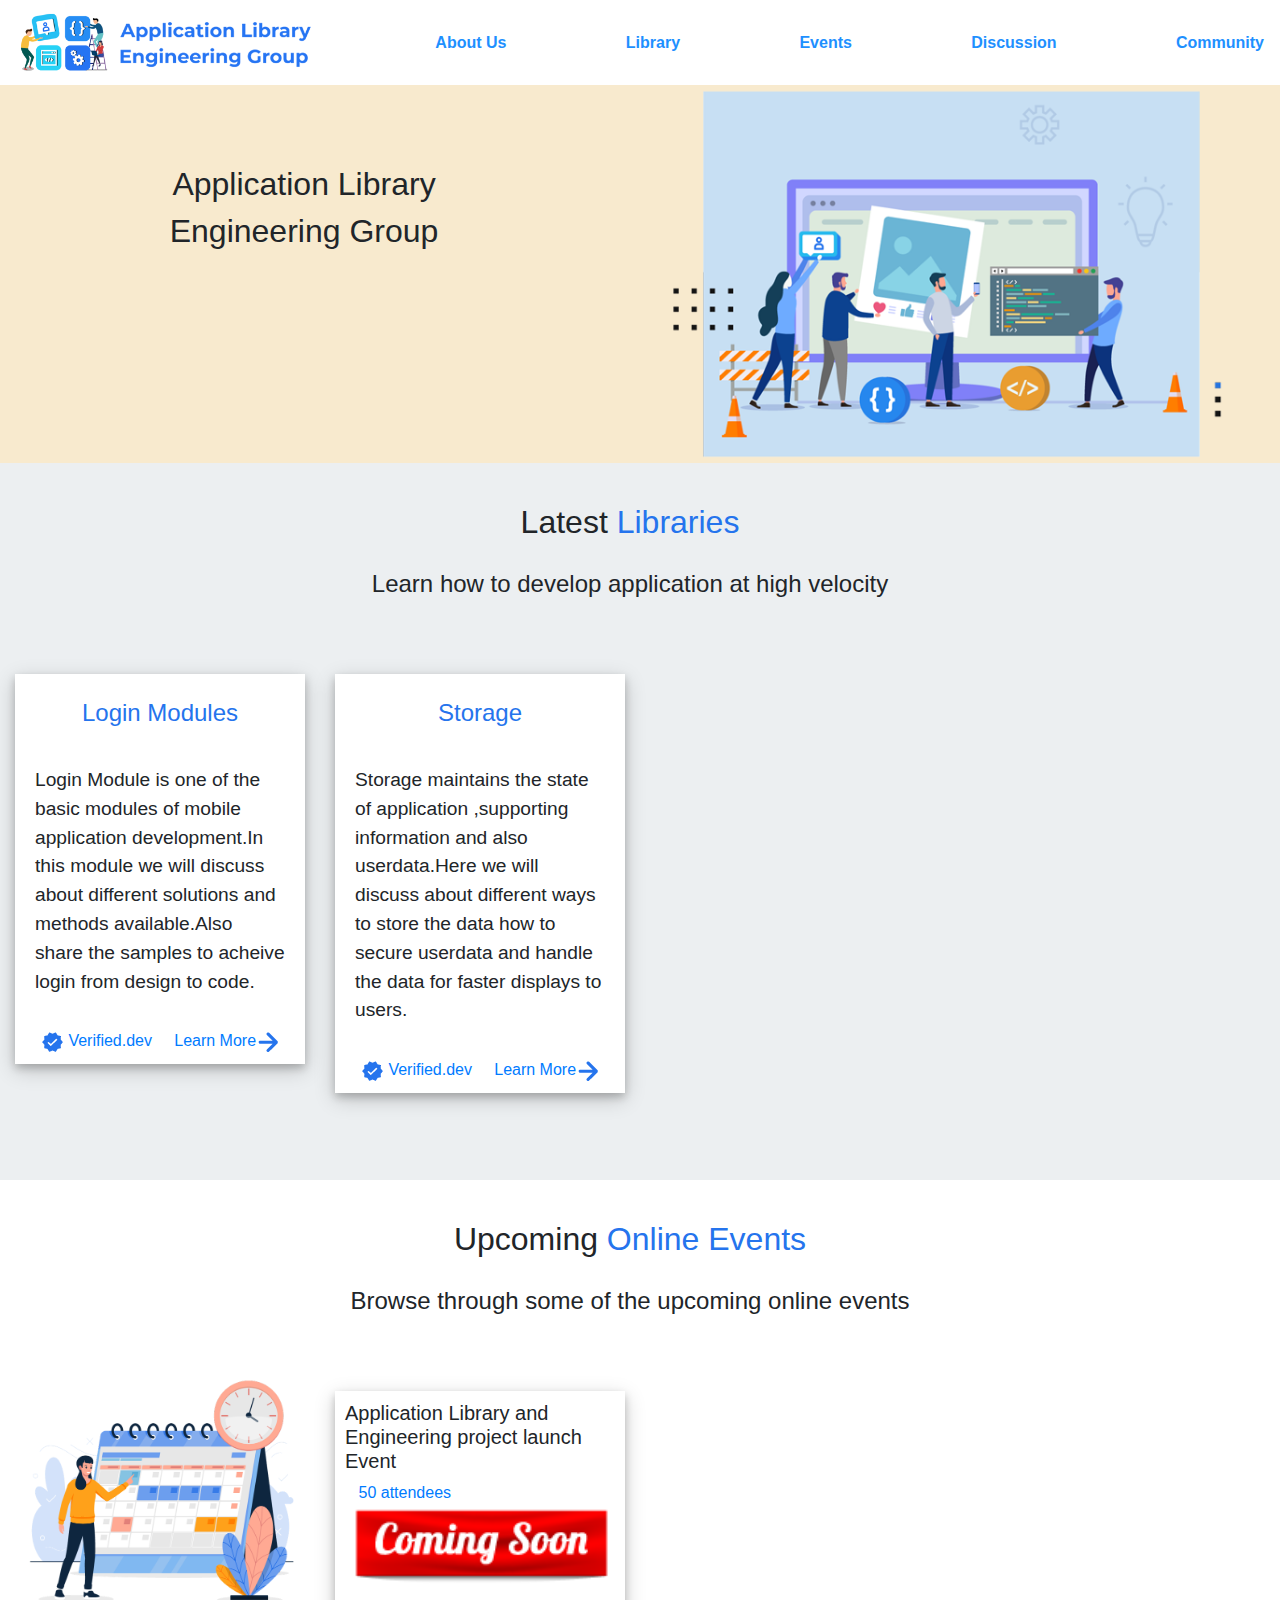
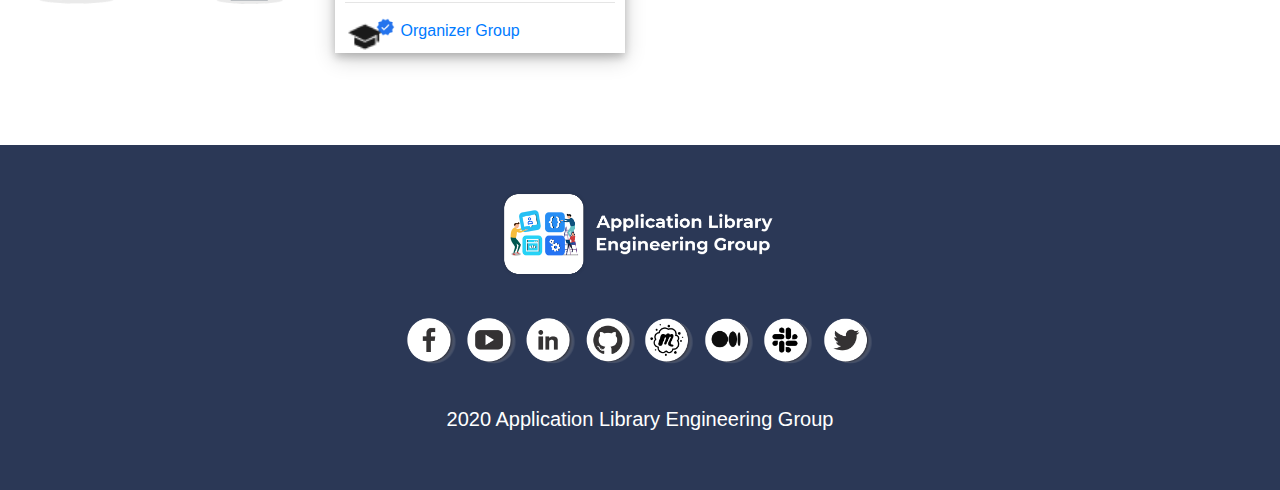
<file: applicationlibrary-main/index.html>
<!DOCTYPE html>
<html lang="en">
<head>
    <meta charset="UTF-8">
    <meta http-equiv="X-UA-Compatible" content="IE=edge">
    <meta name="viewport" content="width=device-width, initial-scale=1.0">
    <link rel="stylesheet" href="https://maxcdn.bootstrapcdn.com/bootstrap/4.5.2/css/bootstrap.min.css">

    <!-- jQuery library -->
    <script src="https://ajax.googleapis.com/ajax/libs/jquery/3.5.1/jquery.min.js"></script>
    
    <!-- Popper JS -->
    <script src="https://cdnjs.cloudflare.com/ajax/libs/popper.js/1.16.0/umd/popper.min.js"></script>
    
    <!-- Latest compiled JavaScript -->
    <script src="https://maxcdn.bootstrapcdn.com/bootstrap/4.5.2/js/bootstrap.min.js"></script>
    <link rel="stylesheet" href="css/index.css">
    <title>Application Library Engineering Group</title>
    <link rel="icon" href="images/logo1.png">
    
</head>
<body>
    <!--navigation bar-->

        <div class="navbar">
            <a href="index.html">
               <img src="images/applib_logo.png" alt="applib image">
            </a>
            <a href="templates/about.html" target="_self">About Us</a>
            <a href="templates/library.html" target="_self" >Library</a>
            <a href="templates/events.html" target="_self">Events</a>
            <a href="templates/discussion.html" target="_self">Discussion</a>
            <a href="templates/community.html" target="_self">Community</a>
        </div>
    
    
    <!--body starts-->
    <section>
        <!--first row-->

        <div class="flex-container">
            <div class="flex-item-left page-color ">
                <h2>Application Library</h2>
                <h2>Engineering Group</h2>
               <!-- <h4>Find Devops Library & Events.</h4>-->
               <form class="form-inline">
                    <!--<div class="input-group">
                        <input type="text" class="form-control" size="50" placeholder="Search library or events">
                    </div>-->
                </form>
                <!--<button class="btn btn-primary">Browse Library</button>
                <button class="btn btn-primary">Browse events</button>-->
            </div>

            <div class="flex-item-righ  page-color">
                <img src="images/home_image.png" alt="" width="100%">
            </div>
        </div>
    </section>
    
    <!--third row starts-->

    <div class="container-fluid lib-container">
        <div class="text-center library-detail">
            <h2>Latest <span class="libraries">Libraries</span></h2>
            <h4>Learn how to develop application at high velocity</h4>
        </div> 
        <div class="row online-event-details">
            <div class="col-sm-3">
                <div class="panel panel-default text-center">
                    <div class="panel-heading panel-color">
                        <h4>Login Modules</h4>
                    </div>
                    <div class="panel-body panel-color">
                        <p>Login Module is one of the basic modules of mobile application development.In this module we will discuss about different solutions and methods available.Also share the samples to acheive login from design to code.</p>
                        <img src="images/verified.png">
                        <a href="#" class="btn_1">Verified.dev</a>&nbsp;&nbsp;&nbsp;&nbsp;
                        <a href="#" target="_blank" class="btn_1" id="icon">Learn More</a>
                    </div>
                </div>
            </div>
            <div class="col-sm-3">
                <div class="panel panel-default text-center">
                    <div class="panel-heading panel-color">
                        <h4>Storage</h4>
                    </div>
                    <div class="panel-body panel-color">
                        <p>Storage maintains the state of application ,supporting information and also userdata.Here we will discuss about different ways to store the data how to secure userdata and handle the data for faster displays to users.</p>
                        <img src="images/verified.png">
                        <a href="#" class="btn_1">Verified.dev</a>&nbsp;&nbsp;&nbsp;&nbsp;
                        <a href="#" target="_blank" class="btn_1" id="icon">Learn More</a>
                    </div>
                </div>
            </div>
           <!-- <div class="col-sm-3">
                <div class="panel panel-default text-center">
                    <div class="panel-heading panel-color">
                        <h4>Title Head</h4>
                    </div>
                    <div class="panel-body panel-color">
                        <p>The state of application ,supporting information and also userdata.Here we will discuss about different ways to store the data how to secure userdata and handle the data for faster displays to users.</p>
                        <img src="/images/verified.png">
                        <a href="#" class="btn_1">Verified.dev</a>&nbsp;&nbsp;&nbsp;&nbsp;
                        <a href="#" target="_blank" class="btn_1" id="icon">Learn More</a>
                    </div>
                </div>
            </div>
            <div class="col-sm-3">
                <div class="panel panel-default text-center">
                    <div class="panel-heading panel-color">
                        <h4>Title Head</h4>
                    </div>
                    <div class="panel-body panel-color">
                        <p> Maintains the state of application ,supporting information and also userdata.Here we will discuss about different ways to store the data how to secure userdata and handle the data for faster displays to users.</p>
                        <img src="/images/verified.png">
                        <a href="#" class="btn_1">Verified.dev</a>&nbsp;&nbsp;&nbsp;&nbsp;
                        <a href="#" target="_blank" class="btn_1" id="icon">Learn More</a>
                    </div>
                </div>
            </div>-->
        </div>
    </div>
    <div class="container-fluid lib-events">
        <div class="text-center library-detail">
            <h2>Upcoming <span class="libraries">Online Events</span></h2>
            <h4>Browse through some of the upcoming online events</h4>
        </div> 
        <div class="row online-event-details">
            <div class="col-sm-3 online-events">
               <img src="images/online-events.png" alt="online">
            </div>
            <div class="col-sm-3">
                <div class="Library_column">
                    <div class="Librarycard">
                        <div class="Librarycard_1">
                            <h5 class="LaunchHeading">Application Library and Engineering project launch Event</h5>

                        </div>
                        <div class="EventsLink">
                            <a href="#" class="btn_2 Eventbtn" style="margin-left: 5%;">50 attendees</a><br>
                            <a href="#" class="btn_2" style="color: black;"><img src="images/coming_soon.png" alt="verified" width="100%"></a>

                        </div>
                        <hr style="margin-top:5%">  
                        <div class="verify" style="position: relative;" >
                            <img id="image1" style="position: relative;left: 30px;width: 20px;top: -5px;" src="images/verified.png" alt="verified">
                            <img id="image2" style="position: absolute;left: 2px;width: 35px;" src="images/university.png" alt="university">&nbsp;&nbsp;&nbsp;&nbsp;&nbsp;&nbsp;
                            <a href="#" class="btn_1"> Organizer Group</a>&nbsp;&nbsp;&nbsp;
                        </div>                 
                    </div>
                </div>
            </div>
            <div class="col-sm-3">
                
            </div>
        </div>
        </div> 


    <footer class="footer">
        <div class="login_1">
            <ul class="footer_img">
                <li><img src="images/footer/logo_white-02.png" alt="logo" width="300px;"></li>
            </ul>
        </div>
        <div class="footer_socialicons">
            <ul>
                <li><a href="https://www.facebook.com/Application-Libarary-Engineering-Group-101182928663338" target="_blank"><img src="images/footer/fb_icon.png"></a></li>
                <li><a href="https://www.youtube.com/channel/UCbHrg3UTvtODxF-mEQMpfFQ" target="_blank"><img src="images/footer/youtube_icon.png"></a></li>
                <li><a href="https://www.linkedin.com/groups/9012715/" target="_blank"><img src="images/footer/linkedin_icon.png"></a></li>
                <li><a href="https://github.com/applibgroup" target="_blank"><img src="images/footer/github_icon.png"></a></li>
                <li><a href="https://www.meetup.com/application-library-engineering-group/" target="_blank"><img src="images/footer/meetup.png"></a></li>
                <li><a href="https://www.medium.com/@applibgroup" target="_blank"><img src="images/footer/medium.png"></a></li>
                <li><a href="https://applibgroup.slack.com" target="_blank"><img src="images/footer/slack_icon.png"></a></li>
                <li><a href="https://twitter.com/applibgroup" target="_blank"><img src="images/footer/twitter.png"></a></li>
            </ul>

        </div>
        <p>2020 Application Library Engineering Group</p>
    </footer>

  </body>
</html>
</file>
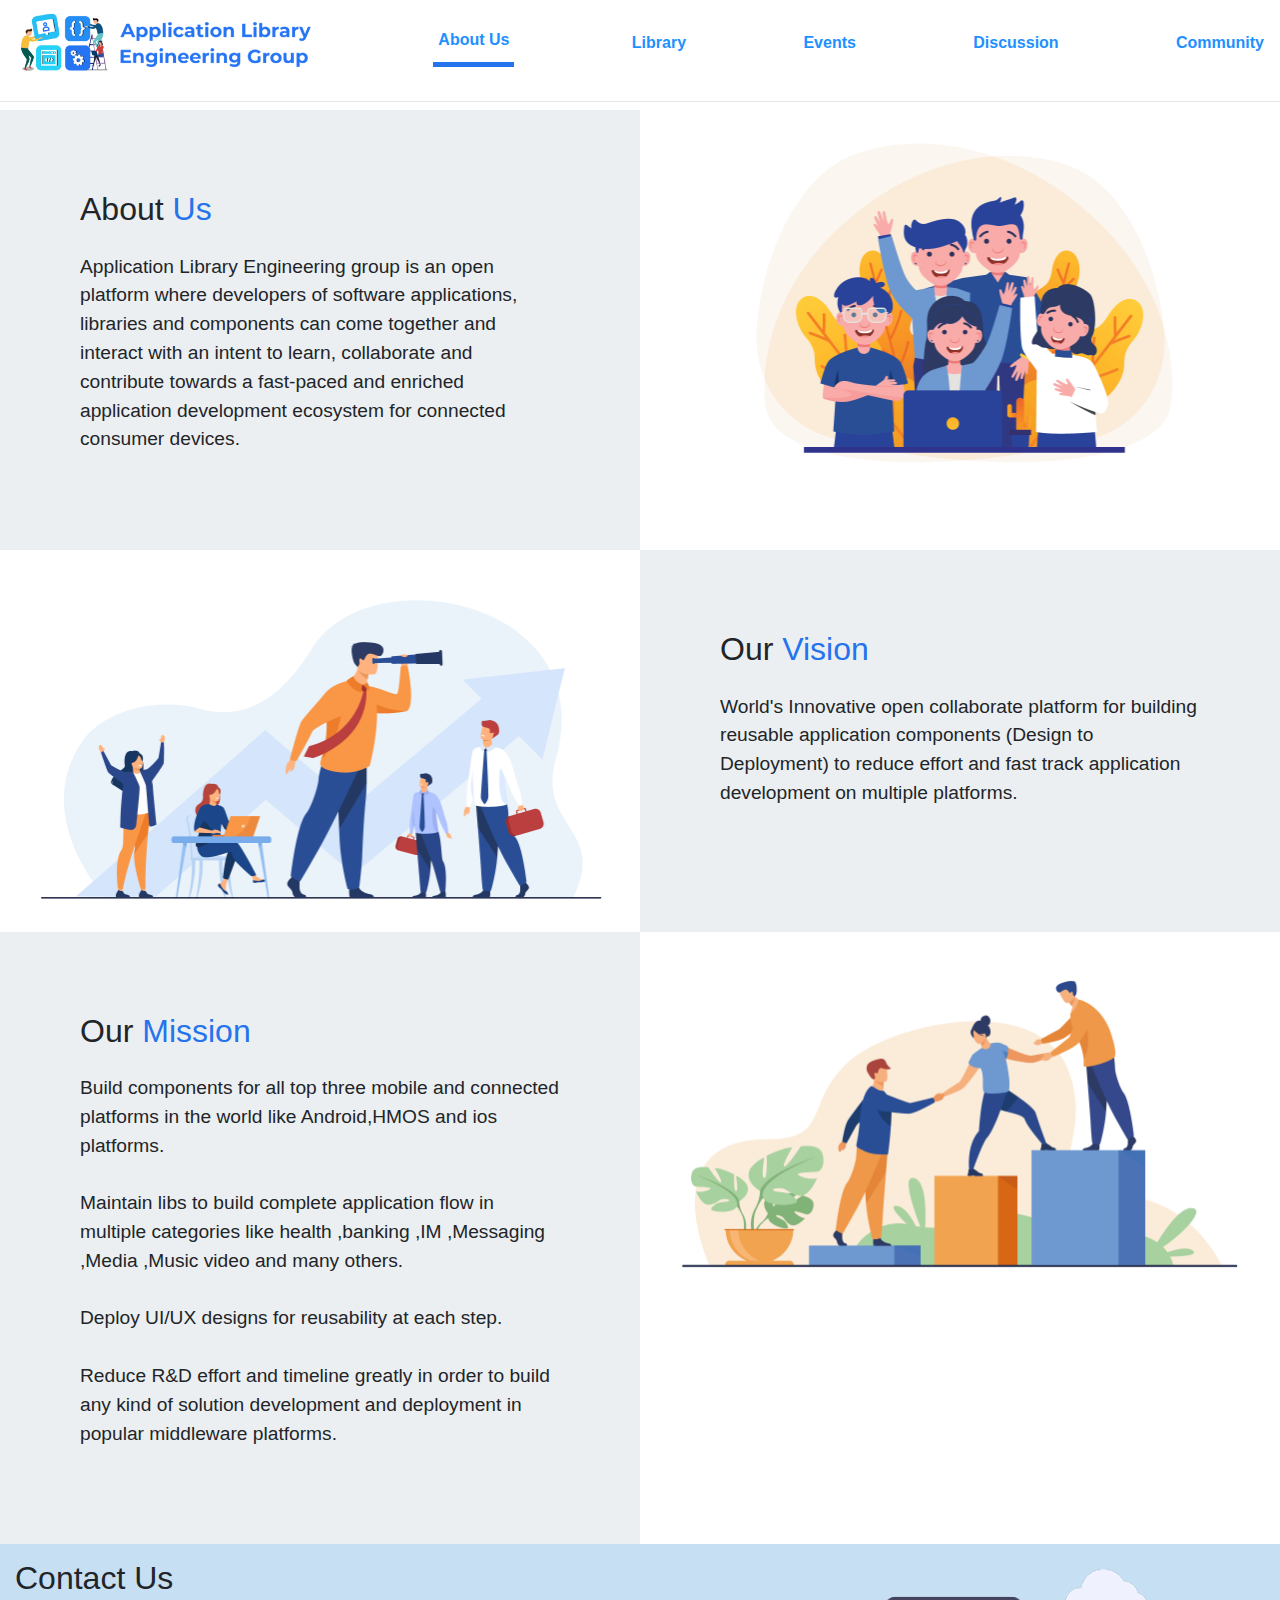
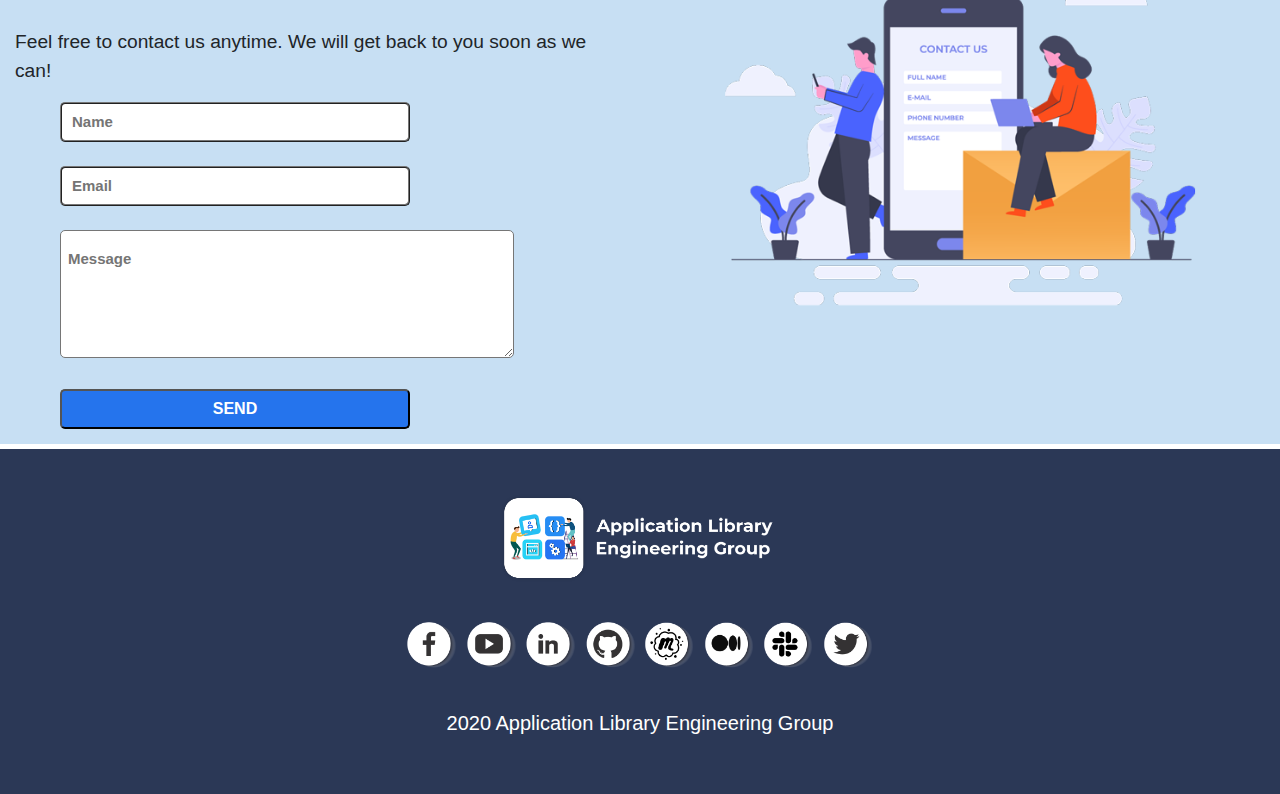
<file: applicationlibrary-main/templates/about.html>
<!DOCTYPE html>
<html lang="en">
<head>
    <meta charset="UTF-8">
    <meta http-equiv="X-UA-Compatible" content="IE=edge">
    <meta name="viewport" content="width=device-width, initial-scale=1.0">
    <link rel="stylesheet" href="https://maxcdn.bootstrapcdn.com/bootstrap/4.5.2/css/bootstrap.min.css">

    <!-- jQuery library -->
    <script src="https://ajax.googleapis.com/ajax/libs/jquery/3.5.1/jquery.min.js"></script>
    
    <!-- Popper JS -->
    <script src="https://cdnjs.cloudflare.com/ajax/libs/popper.js/1.16.0/umd/popper.min.js"></script>
    
    <!-- Latest compiled JavaScript -->
    <script src="https://maxcdn.bootstrapcdn.com/bootstrap/4.5.2/js/bootstrap.min.js"></script>
    <link rel="stylesheet" href=".././css/about.css">
    <title>Application Library Engineering Group</title>
    <link rel="icon" href=".././images/logo1.png">
    
</head>
<body>
     <!--navigation bar-->
    
     <div class="navbar">
        <a href=".././index.html">
           <img src=".././images/applib_logo.png" alt="applib image">
        </a>
	<a href=".././templates/about.html" target="_self" class="active">About Us</a>
        <a href=".././templates/library.html" target="_self">Library</a>
        <a href=".././templates/events.html" target="_self">Events</a>
        <a href=".././templates/discussion.html" target="_self">Discussion</a>
        <a href=".././templates/community.html" target="_self">Community</a>
        
    </div>
    
    <section>
        <hr>
        <!--first row-->

        <div class="flex-container">
            <div class="flex-item-left">
                <h2>About <span class="aboutus-color"> Us</span></h2>
                <p>Application Library Engineering group is an open platform where developers of software applications, libraries and components can come together and interact with an intent to learn, collaborate and contribute towards a fast-paced and enriched application development ecosystem for connected consumer devices.</p>
            </div>

            <div class="flex-item-right">
                <img src=".././images/aboutus.png" alt="" width="100%">
            </div>
        </div>

        <!--second row-->

        <div class="flex-container">
            <div class="flex-item-right">
                <img src=".././images/vision.png" alt="" width="100%">
            </div>

            <div class="flex-item-left">
                <h2>Our <span class="aboutus-color">Vision</span></h2>
                <p>World's Innovative open collaborate platform for building reusable application components (Design to Deployment) to reduce effort and fast track application development on multiple platforms.</p>
            </div>
            
        </div>

        <!--third row-->

        <div class="flex-container">
            <div class="flex-item-left">
                <h2>Our <span class="aboutus-color">Mission</span></h2>
                <p>Build components for all top three mobile and connected platforms in the world like Android,HMOS and ios platforms.<br></br>Maintain libs to build complete application flow in multiple categories like health ,banking ,IM ,Messaging ,Media ,Music video and many others.<br></br>Deploy UI/UX designs for reusability at each step.<br></br>Reduce R&D effort and timeline greatly in order to build any kind of solution development and deployment in popular middleware platforms.</p>
            </div>
            <div class="flex-item-right">
                 <img src=".././images/Mission.png" alt="mission" width="100%">
            </div>
        </div>

        <!--form section-->

        <div class="flex-container">
            <div class="flex-item-left page-color">
                <h2>Contact Us</h2>
                <p>Feel free to contact us anytime. We will get back to you soon as we can!</p>

                <!--CONTACT US FORM-->
                <section class="contact">
                    <div class="search">
                        <form>
                            <input type="text" size="50" name="name" placeholder="Name" class="input"><br></br>
                            <input type="text" size="50" name="name" placeholder="Email" class="input"><br></br>
                            <textarea type="text" name="message" size="50" cols="46" rows="4" placeholder="Message"></textarea><br></br>
                            <button onclick="document.getElementById('input').value=''">SEND</button>
                            
                        </form>
                    </div>
                </section>
            </div>
            <div class="flex-item-right page-color">
                 <img src=".././images/contact-us.png" alt="mission" width="100%">
            </div>
        </div>
        
    </section>
    
    <!--footer-->

    <footer class="footer">
        <div class="login_1">
            <ul class="footer_img">
                <li><img src=".././images/footer/logo_white-02.png" alt="logo" width="300px;"></li>
            </ul>
        </div>
        <div class="footer_socialicons">
            <ul>
                <li><a href="https://www.facebook.com/Application-Libarary-Engineering-Group-101182928663338" target="_blank"><img src=".././images/footer/fb_icon.png"></a></li>
                <li><a href="https://www.youtube.com/channel/UCbHrg3UTvtODxF-mEQMpfFQ" target="_blank"><img src=".././images/footer/youtube_icon.png"></a></li>
                <li><a href="https://www.linkedin.com/groups/9012715/" target="_blank"><img src=".././images/footer/linkedin_icon.png"></a></li>
                <li><a href="https://github.com/applibgroup" target="_blank"><img src=".././images/footer/github_icon.png"></a></li>
                <li><a href="https://www.meetup.com/application-library-engineering-group/" target="_blank"><img src=".././images/footer/meetup.png"></a></li>
                <li><a href="https://www.medium.com/@applibgroup" target="_blank"><img src=".././images/footer/medium.png"></a></li>
                <li><a href="https://applibgroup.slack.com" target="_blank"><img src=".././images/footer/slack_icon.png"></a></li>
                <li><a href="https://twitter.com/applibgroup" target="_blank"><img src=".././images/footer/twitter.png"></a></li>
            </ul>

        </div>
        <p>2020 Application Library Engineering Group</p>
    </footer>
       
   
</body>
</html>
</file>
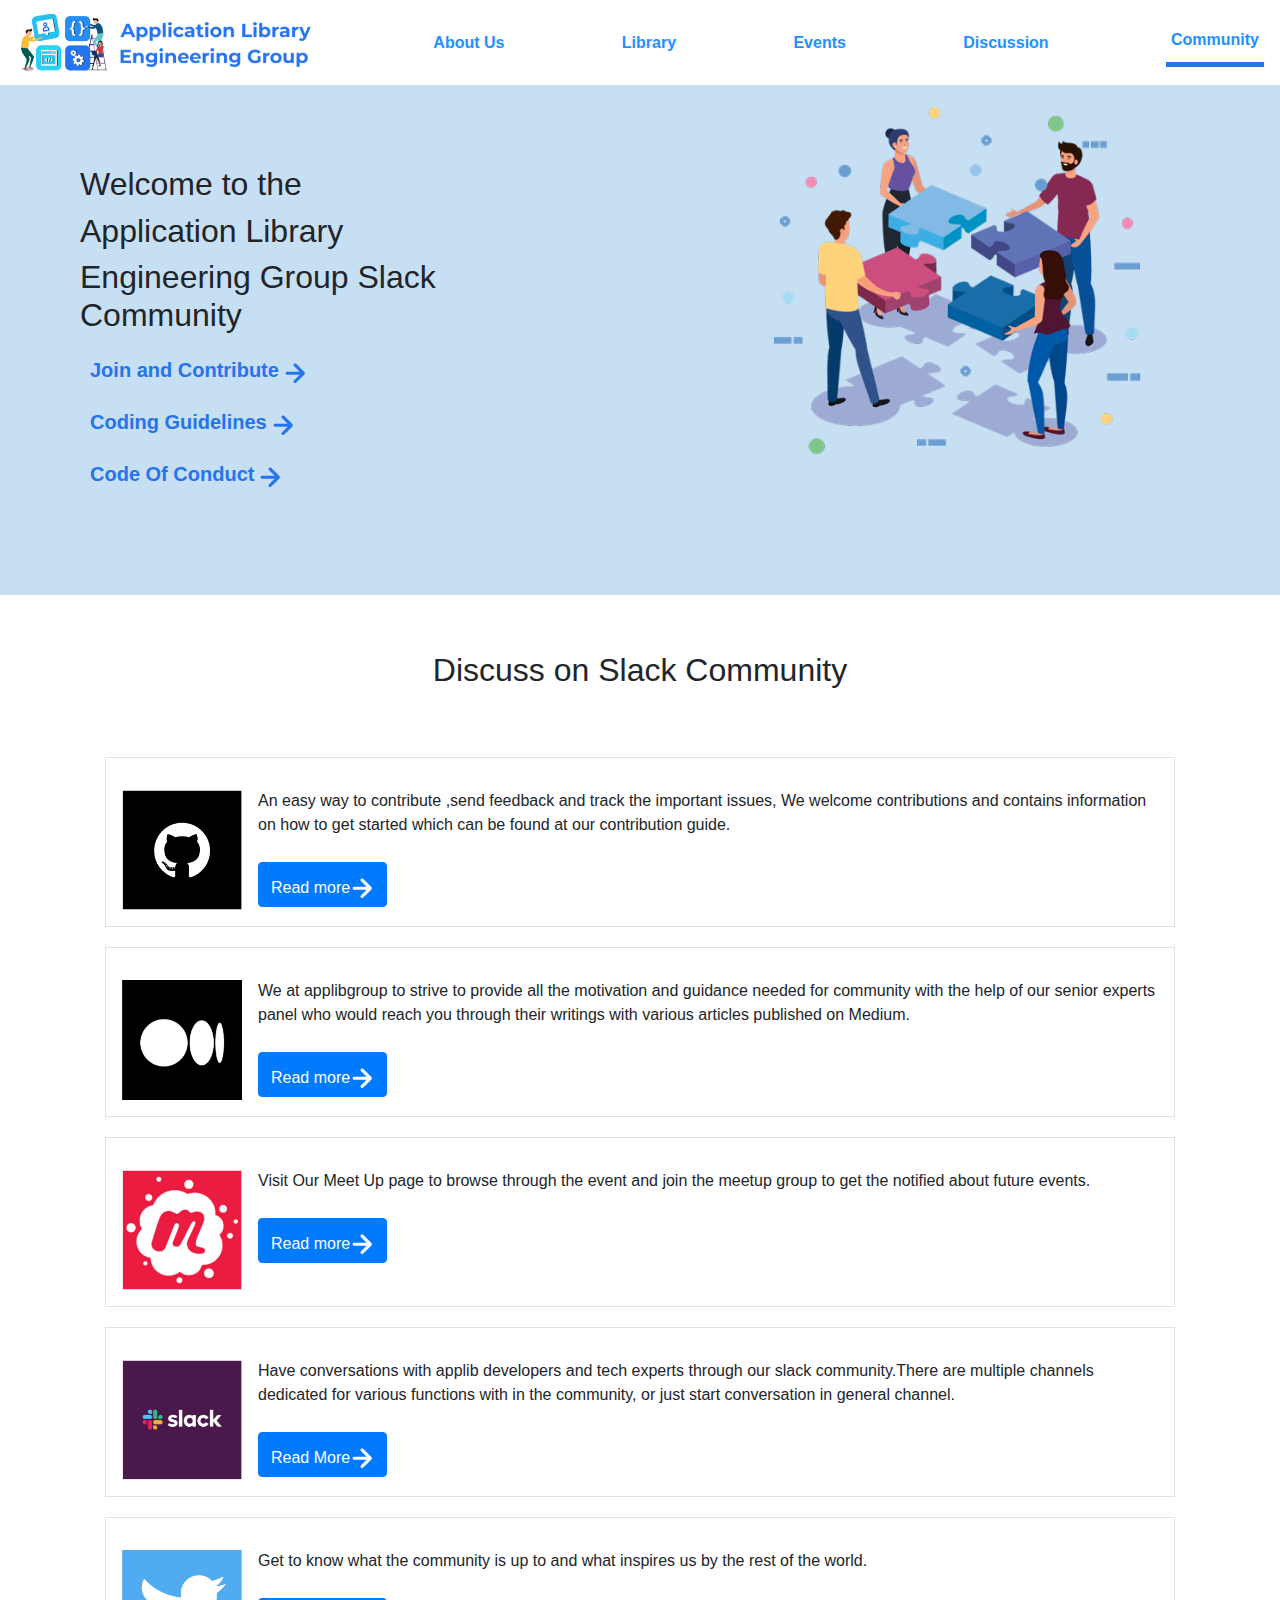
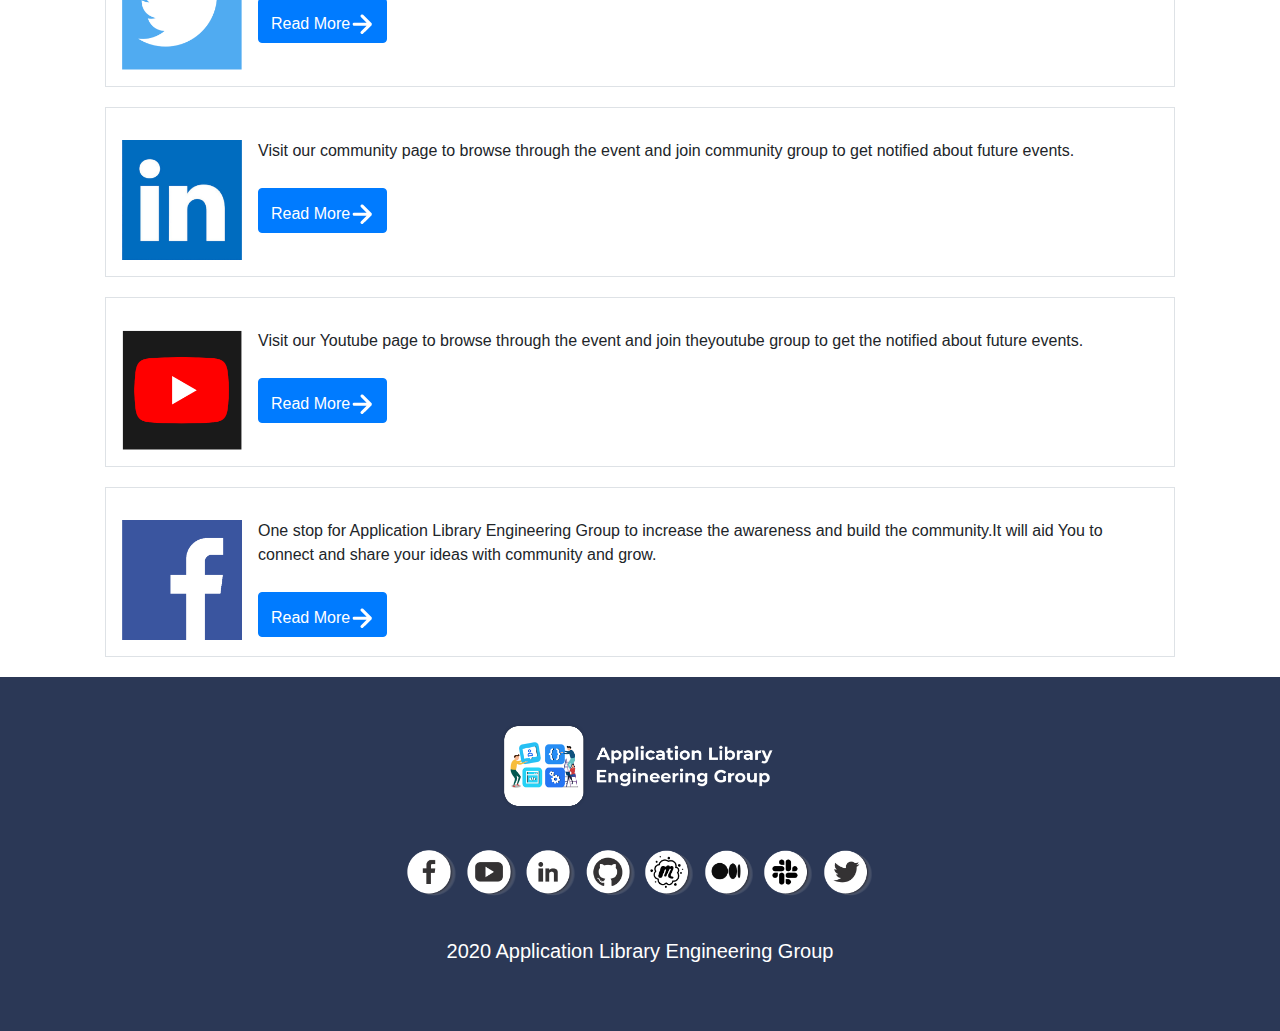
<file: applicationlibrary-main/templates/community.html>
<!DOCTYPE html>
<html lang="en">
<head>
    <meta charset="UTF-8">
    <meta http-equiv="X-UA-Compatible" content="IE=edge">
    <meta name="viewport" content="width=device-width, initial-scale=1.0">
    <link rel="stylesheet" href="https://maxcdn.bootstrapcdn.com/bootstrap/4.5.2/css/bootstrap.min.css">

    <!-- jQuery library -->
    <script src="https://ajax.googleapis.com/ajax/libs/jquery/3.5.1/jquery.min.js"></script>
    
    <!-- Popper JS -->
    <script src="https://cdnjs.cloudflare.com/ajax/libs/popper.js/1.16.0/umd/popper.min.js"></script>
    
    <!-- Latest compiled JavaScript -->
    <script src="https://maxcdn.bootstrapcdn.com/bootstrap/4.5.2/js/bootstrap.min.js"></script>
    <link rel="stylesheet" href=".././css/community.css">
    <title>Application Library Engineering Group</title>
    <link rel="icon" href=".././images/logo1.png">
    
</head>
<body>
     <!--navigation bar-->
    
     <div class="navbar">
        <a href=".././index.html">
           <img src=".././images/applib_logo.png" alt="applib image">
        </a>
	<a href=".././templates/about.html" target="_self" class="onselect">About Us</a>
        <a href=".././templates/library.html" target="_self" class="onselect">Library</a>
        <a href=".././templates/events.html" target="_self" class="onselect">Events</a>
        <a href=".././templates/discussion.html" target="_self" class="onselect">Discussion</a>
        <a href=".././templates/community.html" target="_self"  class="active">Community</a>
        
    </div>
    
    <section>

        <!--first row-->

        <div class="flex-container">
            <div class="flex-item-left page-color">
                <h2>Welcome to the </h2>
                <h2>Application Library</h2>
                <h2>Engineering Group Slack Community</h2>

                <div class="list">
                    <ul class="list_1">
                        <li><a href=".././Pdf/joining_contribution_guidelines.pdf" target="_blank">Join and Contribute</a></li>
                        <li><a href=".././Pdf/coding_guidelines.pdf" target="_blank">Coding Guidelines</a></li>
                        <li><a href=".././Pdf/non_technical_code.pdf" target="_blank">Code Of Conduct</a></li>
                    </ul>
                </div>
            </div>

            <div class="flex-item-right page-color">
                <img src=".././images/community_vector.png" alt="events" width="100%">
            </div>
        </div>

       <!-- second row-->

        <div class="container mt-3">
            <div class="wrapper text-center">
                <h2>Discuss on Slack Community</h2>
            </div>   
            <div class="media border p-3">
                <img src=".././images/community/github.png" alt="github image" class="mr-3 mt-3" style="width: 120px;">
                <div class="media-body">
                    <p>An easy way to contribute ,send feedback and track the important issues, We welcome contributions and contains information on how to get started which can be found at our contribution guide.</p>
                    <a href="https://applibgroup.github.io" target="_blank"><button class="btn btn-primary">Read more</button></a>
                </div>
            </div>
            <div class="media border p-3">
                <img src=".././images/community/medium.png" alt="medium image" class="mr-3 mt-3" style="width: 120px;">
                <div class="media-body">
                    <p>We at applibgroup to strive to provide all the motivation and guidance needed for community with the help of our senior experts panel who would reach you through their writings with various articles published on Medium.</p>
                    <a href="https://www.medium.com/@applibgroup" target="_blank"><button class="btn btn-primary">Read more</button></a>
                </div>
            </div>
            <div class="media border p-3">
                <img src=".././images/community/meetup.png" alt="meetup image" class="mr-3 mt-3" style="width: 120px;">
                <div class="media-body">
                    <p>Visit Our Meet Up page to browse through the event and join the meetup group to get the notified about future events.</p>
                    <a href="https://www.meetup.com/application-library-engineering-group/" target="_blank"><button class="btn btn-primary">Read more</button></a>
                </div>
            </div>
            <div class="media border p-3">
                <img src=".././images/community/slack.png" alt="slack image" class="mr-3 mt-3" style="width: 120px;">
                <div class="media-body">
                    <p>Have conversations with applib developers and tech experts through our slack community.There are multiple channels dedicated for various functions with in the community, or just start conversation in general channel.  </p>
                    <a href="https://applibgroup.slack.com" target="_blank">  <button class="btn btn-primary">Read More</button></a>
                </div>
            </div>
            <div class="media border p-3">
                <img src=".././images/community/twitter.png" alt="twitter image" class="mr-3 mt-3" style="width: 120px;">
                <div class="media-body">
                    <p>Get to know what the community is up to and what inspires us by the rest of the world.</p>
                    <a href="https://twitter.com/applibgroup" target="_blank"> <button class="btn btn-primary">Read More</button></a>
                </div>
            </div>
            <div class="media border p-3">
                <img src=".././images/community/linkedin.png" alt="linkedin image" class="mr-3 mt-3" style="width: 120px;">
                <div class="media-body">
                    <p>Visit our community page to browse through the event and join community group to get notified about future events.</p> 
                   <a href="https://www.linkedin.com/groups/9012715/" target="_blank"> <button class="btn btn-primary">Read More</button></a>
                </div>
            </div>
            <div class="media border p-3">
                <img src=".././images/community/youtube.png" alt="linkedin image" class="mr-3 mt-3" style="width: 120px;">
                <div class="media-body">
                    <p>Visit our Youtube page  to browse through the event and join theyoutube group to get the notified about future events.</p>
                    <a href="https://www.youtube.com/channel/UCbHrg3UTvtODxF-mEQMpfFQ" target="_blank" > <button class="btn btn-primary">Read More</button></a>
                </div>
            </div>
            <div class="media border p-3">
                <img src=".././images/community/facebook.png" alt="linkedin image" class="mr-3 mt-3" style="width: 120px;">
                <div class="media-body">
                    <p>One stop for Application Library Engineering Group to increase the awareness and build the community.It will aid You to connect and share your ideas with community and grow.</p>
                    <a href="https://www.facebook.com/Application-Libarary-Engineering-Group-101182928663338" target="_blank"><button class="btn btn-primary">Read More</button></a>
                </div>
            </div>
        </div>
    </section>
    <footer class="footer">
        <div class="login_1">
            <ul class="footer_img">
                <li><img src=".././images/footer/logo_white-02.png" alt="logo" width="300px;"></li>
            </ul>
        </div>
        <div class="footer_socialicons">
            <ul>
                <li><a href="https://www.facebook.com/Application-Libarary-Engineering-Group-101182928663338" target="_blank"><img src=".././images/footer/fb_icon.png"></a></li>
                <li><a href="https://www.youtube.com/channel/UCbHrg3UTvtODxF-mEQMpfFQ" target="_blank"><img src=".././images/footer/youtube_icon.png"></a></li>
                <li><a href="https://www.linkedin.com/groups/9012715/" target="_blank"><img src=".././images/footer/linkedin_icon.png"></a></li>
                <li><a href="https://github.com/applibgroup" target="_blank"><img src=".././images/footer/github_icon.png"></a></li>
                <li><a href="https://www.meetup.com/application-library-engineering-group/" target="_blank"><img src=".././images/footer/meetup.png"></a></li>
                <li><a href="https://www.medium.com/@applibgroup" target="_blank"><img src=".././images/footer/medium.png"></a></li>
                <li><a href="https://applibgroup.slack.com" target="_blank"><img src=".././images/footer/slack_icon.png"></a></li>
                <li><a href="https://twitter.com/applibgroup" target="_blank"><img src=".././images/footer/twitter.png"></a></li>
            </ul>

        </div>
        <p>2020 Application Library Engineering Group</p>
    </footer>

</body>
</html>
</file>
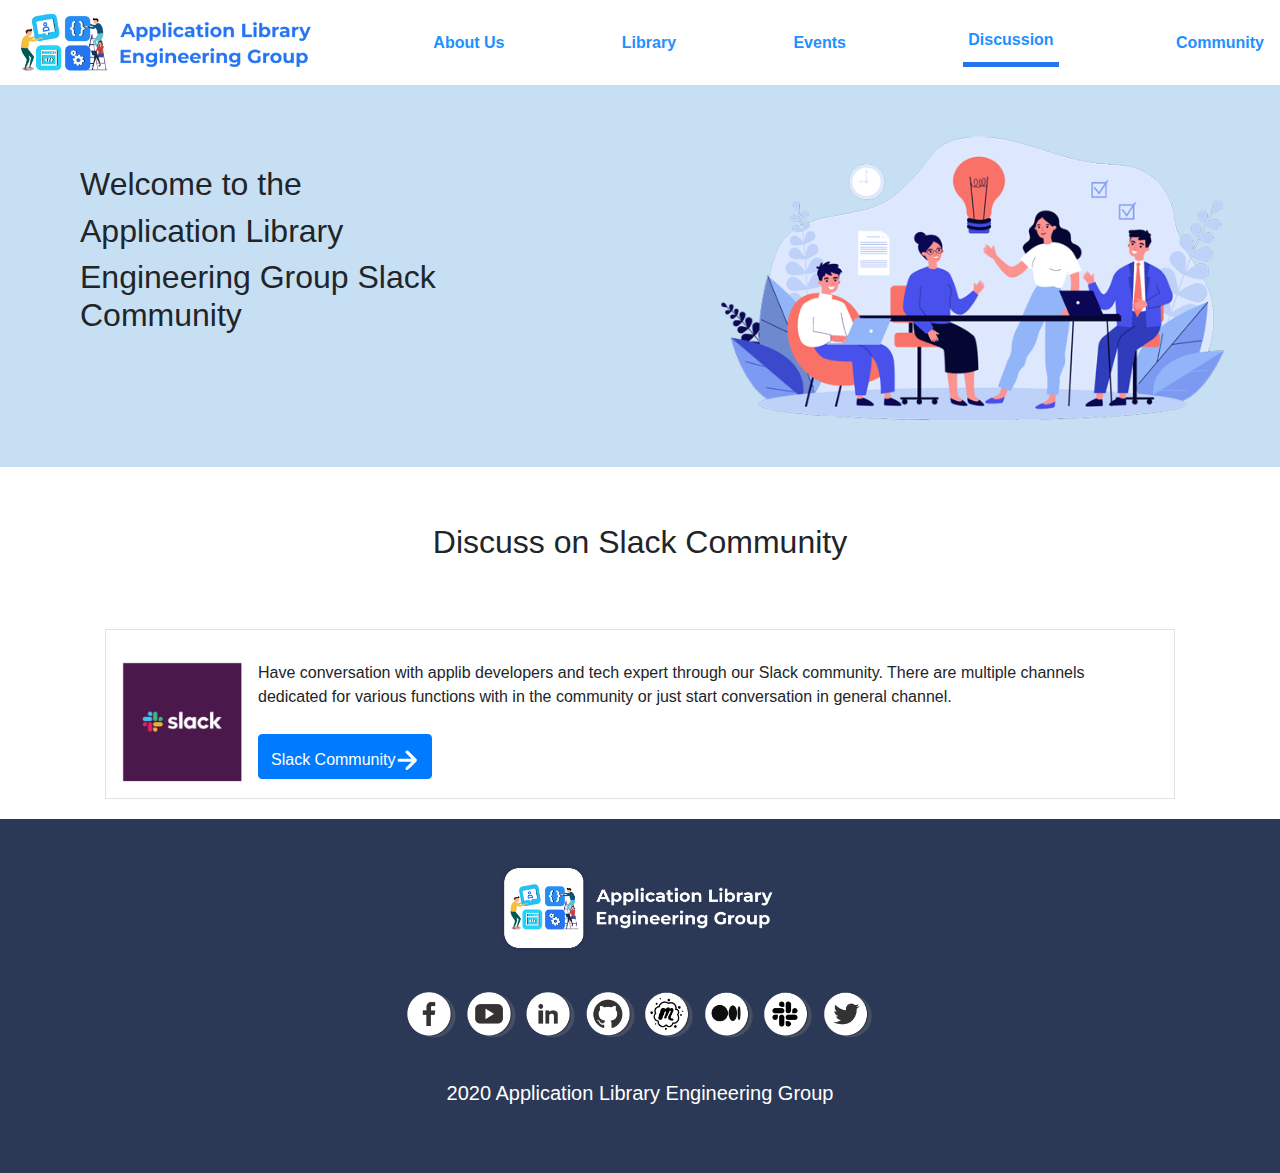
<file: applicationlibrary-main/templates/discussion.html>
<!DOCTYPE html>
<html lang="en">
<head>
    <meta charset="UTF-8">
    <meta http-equiv="X-UA-Compatible" content="IE=edge">
    <meta name="viewport" content="width=device-width, initial-scale=1.0">
    <link rel="stylesheet" href="https://maxcdn.bootstrapcdn.com/bootstrap/4.5.2/css/bootstrap.min.css">

    <!-- jQuery library -->
    <script src="https://ajax.googleapis.com/ajax/libs/jquery/3.5.1/jquery.min.js"></script>
    
    <!-- Popper JS -->
    <script src="https://cdnjs.cloudflare.com/ajax/libs/popper.js/1.16.0/umd/popper.min.js"></script>
    
    <!-- Latest compiled JavaScript -->
    <script src="https://maxcdn.bootstrapcdn.com/bootstrap/4.5.2/js/bootstrap.min.js"></script>
    <link rel="stylesheet" href=".././css/discussion.css">
    <title>Application Library Engineering Group</title>
    <link rel="icon" href=".././images/logo1.png">
    
</head>
<body>
    <!--navigation bar-->
    
    <div class="navbar">
        <a href=".././index.html">
           <img src=".././images/applib_logo.png" alt="applib image">
        </a>
        <a href=".././templates/about.html" target="_self">About Us</a>
            <a href=".././templates/library.html" target="_self" >Library</a>
            <a href=".././templates/events.html" target="_self">Events</a>
            <a href=".././templates/discussion.html" target="_self" class="active">Discussion</a>
            <a href=".././templates/community.html" target="_self">Community</a>
    </div>
    <section>

        <!--first row-->

        <div class="flex-container">
            <div class="flex-item-left page-color">
                <h2>Welcome to the </h2>
                <h2>Application Library</h2>
                <h2>Engineering Group Slack Community</h2>
            </div>

            <div class="flex-item-right page-color">
                <img src=".././images/discussion.png" alt="events" width="100%">
            </div>
      </div>
       <!-- second row-->


        <div class="container mt-3">
            <div class="wrapper text-center">
                <h2>Discuss on Slack Community</h2>
            </div>   
            <div class="media border p-3">
                <img src=".././images/social sites_images/slack.png" alt="slack image" class="mr-3 mt-3" style="width: 120px;">
                <div class="media-body">
                    <p>Have conversation with applib developers and tech expert through our Slack community. There are multiple channels dedicated for various functions with in the community or just start conversation in general channel. </p>
                   <a href="https://applibgroup.slack.com" target="_blank" style="text-decoration: none;"> <button class="btn btn-primary">Slack Community</button></a>
                </div>
            </div>
           <!-- <div class="media border p-3">
                <img src=".././images/social sites_images/github.png" alt="github image" class="mr-3 mt-3" style="width: 100px;">
                <div class="media-body">
                    <p>An easy way to contribute ,send feedback and track the important issues.We welcome contributions and contains information on how to get started which can be found at our contribution guide.</p>
                    <button class="btn btn-primary">Read more</button>
                </div>
            </div>-->
        </div>
    </section>
    <footer class="footer">
        <div class="login_1">
            <ul class="footer_img">
                <li><img src=".././images/footer/logo_white-02.png" alt="logo" width="300px;"></li>
            </ul>
        </div>
        <div class="footer_socialicons">
            <ul>
                <li><a href="https://www.facebook.com/Application-Libarary-Engineering-Group-101182928663338" target="_blank"><img src=".././images/footer/fb_icon.png"></a></li>
                <li><a href="https://www.youtube.com/channel/UCbHrg3UTvtODxF-mEQMpfFQ" target="_blank"><img src=".././images/footer/youtube_icon.png"></a></li>
                <li><a href="https://www.linkedin.com/groups/9012715/" target="_blank"><img src=".././images/footer/linkedin_icon.png"></a></li>
                <li><a href="https://github.com/applibgroup" target="_blank"><img src=".././images/footer/github_icon.png"></a></li>
                <li><a href="https://www.meetup.com/application-library-engineering-group/" target="_blank"><img src=".././images/footer/meetup.png"></a></li>
                <li><a href="https://www.medium.com/@applibgroup" target="_blank"><img src=".././images/footer/medium.png"></a></li>
                <li><a href="https://applibgroup.slack.com" target="_blank"><img src=".././images/footer/slack_icon.png"></a></li>
                <li><a href="https://twitter.com/applibgroup" target="_blank"><img src=".././images/footer/twitter.png"></a></li>
            </ul>

        </div>
        <p>2020 Application Library Engineering Group</p>
    </footer>

</body>
</html>
</file>
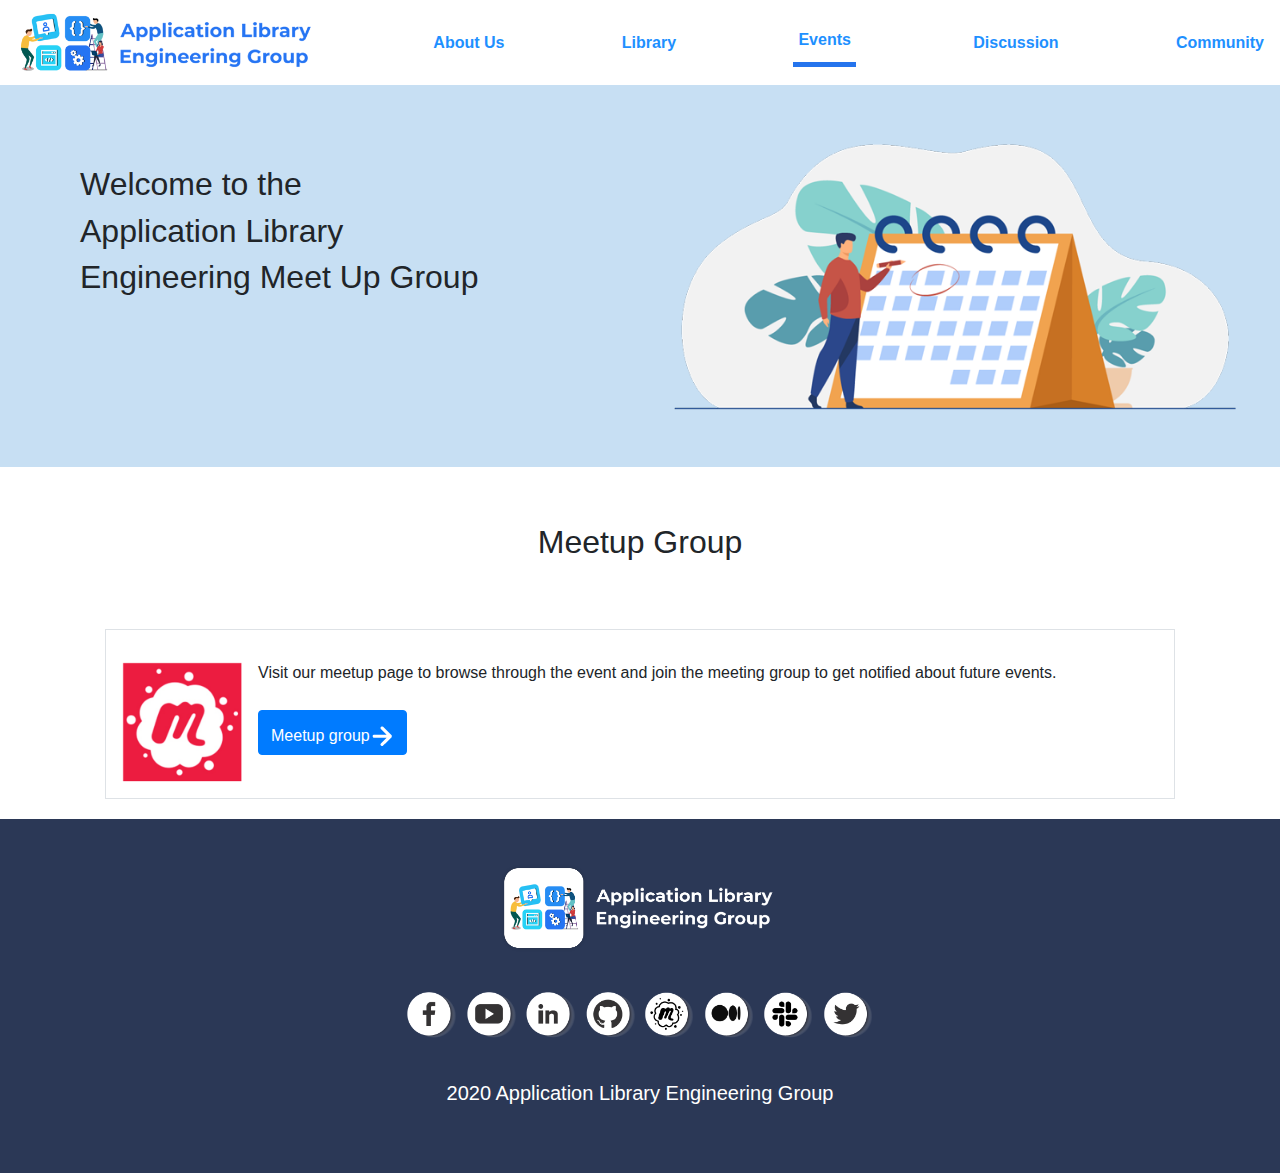
<file: applicationlibrary-main/templates/events.html>
<!DOCTYPE html>
<html lang="en">
<head>
    <meta charset="UTF-8">
    <meta http-equiv="X-UA-Compatible" content="IE=edge">
    <meta name="viewport" content="width=device-width, initial-scale=1.0">
    <link rel="stylesheet" href="https://maxcdn.bootstrapcdn.com/bootstrap/4.5.2/css/bootstrap.min.css">

    <!-- jQuery library -->
    <script src="https://ajax.googleapis.com/ajax/libs/jquery/3.5.1/jquery.min.js"></script>
    
    <!-- Popper JS -->
    <script src="https://cdnjs.cloudflare.com/ajax/libs/popper.js/1.16.0/umd/popper.min.js"></script>
    
    <!-- Latest compiled JavaScript -->
    <script src="https://maxcdn.bootstrapcdn.com/bootstrap/4.5.2/js/bootstrap.min.js"></script>
    <link rel="stylesheet" href=".././css/events.css">
    <title>Application Library Engineering Group</title>
        <link rel="icon" href=".././images/logo1.png">
    
</head>
<body>
    <!--navigation bar-->
    
    <div class="navbar">
        <a href=".././index.html">
           <img src=".././images/applib_logo.png" alt="applib image">
        </a>
        <a href=".././templates/about.html" target="_self">About Us</a>
            <a href=".././templates/library.html" target="_self" >Library</a>
            <a href=".././templates/events.html" target="_self" class="active">Events</a>
            <a href=".././templates/discussion.html" target="_self">Discussion</a>
            <a href=".././templates/community.html" target="_self">Community</a>
    </div>

    <section>
        

            <!--first row -->

          <div class="flex-container">
                <div class="flex-item-left page-color">
                    <h2>Welcome to the </h2>
                    <h2>Application Library</h2>
                    <h2>Engineering Meet Up Group</h2>
                </div>
    
                <div class="flex-item-right page-color">
                    <img src=".././images/events_page.png" alt="events" width="100%">
                </div>
          </div>

          <!--second row-->

         <div class="container mt-3">
            <div class="wrapper text-center">
                <h2>Meetup Group</h2>
            </div>   
            <div class="media border p-3">
                <img src=".././images/social sites_images/meetup.png" alt="meetup image" class="mr-3 mt-3" style="width: 120px;">
                <div class="media-body">
                    <p>Visit our meetup page to browse through the event and join the meeting group to get notified about future events.</p>
                   <a href="https://www.meetup.com/application-library-engineering-group/" target="_blank" style="text-decoration: none;"> <button class="btn btn-primary">Meetup group</button></a>
                </div>
            </div>
            <!--<div class="media border p-3">
                <img src=".././images/social sites_images/github.png" alt="github image" class="mr-3 mt-3" style="width: 100px;">
                <div class="media-body">
                    <p>An easy way to contribute ,send feedback and track the important issues.We welcome contributions and contains information on how to get started which can be found at our contribution guide.</p>
                    <button class="btn btn-primary">Read more</button>
                </div>
            </div>-->
        </div>
    </section>
    <footer class="footer">
        <div class="login_1">
            <ul class="footer_img">
                <li><img src=".././images/footer/logo_white-02.png" alt="logo" width="300px;"></li>
            </ul>
        </div>
        <div class="footer_socialicons">
            <ul>
                <li><a href="https://www.facebook.com/Application-Libarary-Engineering-Group-101182928663338" target="_blank"><img src=".././images/footer/fb_icon.png"></a></li>
                <li><a href="https://www.youtube.com/channel/UCbHrg3UTvtODxF-mEQMpfFQ" target="_blank"><img src=".././images/footer/youtube_icon.png"></a></li>
                <li><a href="https://www.linkedin.com/groups/9012715/" target="_blank"><img src=".././images/footer/linkedin_icon.png"></a></li>
                <li><a href="https://github.com/applibgroup" target="_blank"><img src=".././images/footer/github_icon.png"></a></li>
                <li><a href="https://www.meetup.com/application-library-engineering-group/" target="_blank"><img src=".././images/footer/meetup.png"></a></li>
                <li><a href="https://www.medium.com/@applibgroup" target="_blank"><img src=".././images/footer/medium.png"></a></li>
                <li><a href="https://applibgroup.slack.com" target="_blank"><img src=".././images/footer/slack_icon.png"></a></li>
                <li><a href="https://twitter.com/applibgroup" target="_blank"><img src=".././images/footer/twitter.png"></a></li>
            </ul>

        </div>
        <p>2020 Application Library Engineering Group</p>
    </footer>

</body>
</html>
</file>
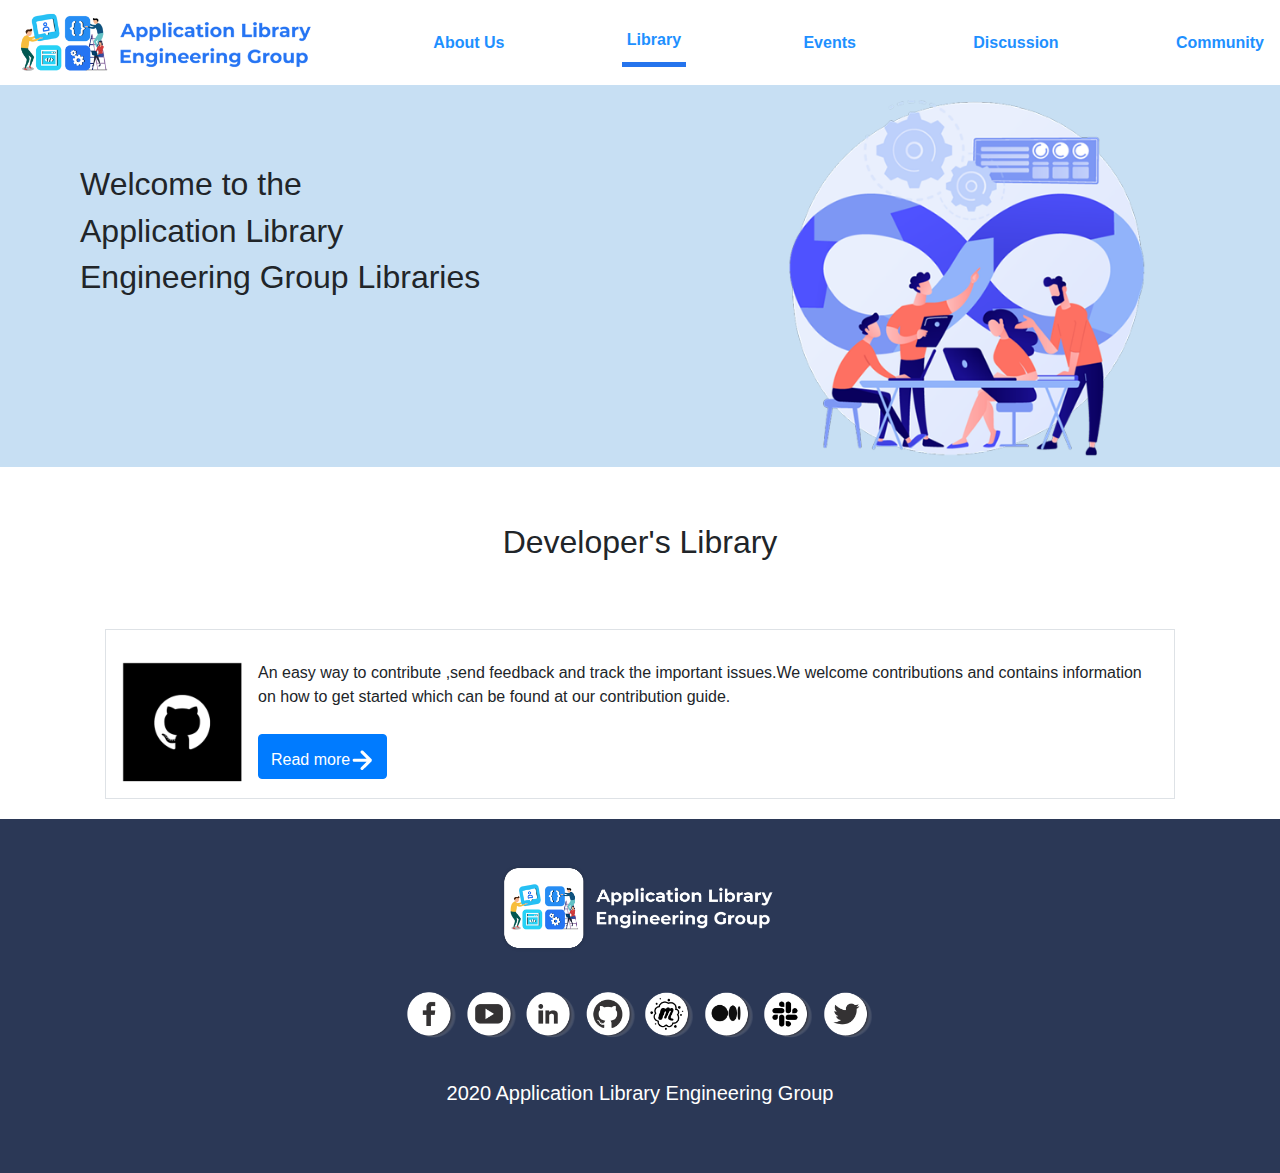
<file: applicationlibrary-main/templates/library.html>
<!DOCTYPE html>
<html lang="en">
<head>
    <meta charset="UTF-8">
    <meta http-equiv="X-UA-Compatible" content="IE=edge">
    <meta name="viewport" content="width=device-width, initial-scale=1.0">
    <link rel="stylesheet" href="https://maxcdn.bootstrapcdn.com/bootstrap/4.5.2/css/bootstrap.min.css">

    <!-- jQuery library -->
    <script src="https://ajax.googleapis.com/ajax/libs/jquery/3.5.1/jquery.min.js"></script>
    
    <!-- Popper JS -->
    <script src="https://cdnjs.cloudflare.com/ajax/libs/popper.js/1.16.0/umd/popper.min.js"></script>
    
    <!-- Latest compiled JavaScript -->
    <script src="https://maxcdn.bootstrapcdn.com/bootstrap/4.5.2/js/bootstrap.min.js"></script>
    <link rel="stylesheet" href=".././css/library.css">
    <title>Application Library Engineering Group</title>
    <link rel="icon" href=".././images/logo1.png">
    
</head>
<body>
   <!--navigation bar-->
    
   <div class="navbar">
        <a href=".././index.html">
           <img src=".././images/applib_logo.png" alt="applib image">
        </a>
        
            <a href=".././templates/about.html" target="_self">About Us</a>
            <a href=".././templates/library.html" target="_self" class="active">Library</a>
            <a href=".././templates/events.html" target="_self">Events</a>
            <a href=".././templates/discussion.html" target="_self">Discussion</a>
            <a href=".././templates/community.html" target="_self">Community</a>
    </div>
     
     
        <!--home container part-->
     
      <section>
          
        <div class="flex-container">
            <div class="flex-item-left page-color">
                <h2>Welcome to the </h2>
                <h2>Application Library</h2>
                <h2>Engineering Group Libraries</h2>
            </div>

            <div class="flex-item-right page-color">
                <img src=".././images/library_image.png" alt="library" width="100%">
            </div>
        </div>

        <!--third row container-->


        <div class="container mt-3">
            <div class="wrapper text-center">
                <h2>Developer's Library</h2>
            </div>   
            <div class="media border p-3">
                <img src=".././images/social sites_images/github.png" alt="github image" class="mr-3 mt-3" style="width: 120px;">
                <div class="media-body">
                    <p>An easy way to contribute ,send feedback and track the important issues.We welcome contributions and contains information on how to get started which can be found at our contribution guide.</p>
                    <a href="https://github.com/applibgroup" style="text-decoration: none;"><button class="btn btn-primary">Read more</button></a>
                </div>
            </div>
           <!-- <div class="media border p-3">
                <img src="/images/social sites_images/github.png" alt="github image" class="mr-3 mt-3" style="width: 100px;">
                <div class="media-body">
                    <p>An easy way to contribute ,send feedback and track the important issues.We welcome contributions and contains information on how to get started which can be found at our contribution guide.</p>
                    <button class="btn btn-primary">Read more</button>
                </div>
            </div>-->
        </div>
    </section>

    <!--footer-->
    <footer class="footer">
        <div class="login_1">
            <ul class="footer_img">
                <li><img src=".././images/footer/logo_white-02.png" alt="logo" width="300px;"></li>
            </ul>
        </div>
        <div class="footer_socialicons">
            <ul>
                <li><a href="https://www.facebook.com/Application-Libarary-Engineering-Group-101182928663338" target="_blank"><img src=".././images/footer/fb_icon.png"></a></li>
                <li><a href="https://www.youtube.com/channel/UCbHrg3UTvtODxF-mEQMpfFQ" target="_blank"><img src=".././images/footer/youtube_icon.png"></a></li>
                <li><a href="https://www.linkedin.com/groups/9012715/" target="_blank"><img src=".././images/footer/linkedin_icon.png"></a></li>
                <li><a href="https://github.com/applibgroup" target="_blank"><img src=".././images/footer/github_icon.png"></a></li>
                <li><a href="https://www.meetup.com/application-library-engineering-group/" target="_blank"><img src=".././images/footer/meetup.png"></a></li>
                <li><a href="https://www.medium.com/@applibgroup" target="_blank"><img src=".././images/footer/medium.png"></a></li>
                <li><a href="https://applibgroup.slack.com" target="_blank"><img src=".././images/footer/slack_icon.png"></a></li>
                <li><a href="https://twitter.com/applibgroup" target="_blank"><img src=".././images/footer/twitter.png"></a></li>
            </ul>

        </div>
        <p>2020 Application Library Engineering Group</p>
    </footer>

</body>
</html>
</file>
<file: applicationlibrary-main/css/index.css>
*{
    margin:0;
    padding: 0;
}
*{
    box-sizing: border-box;
}

.home-container{
    background-color: #f8eace;
}
.search-button{
    padding: 30px 0 0 0;
}
.home-desc{
    width: 100%;
    padding: 10px 0 10px 30px;
}

.navbar{
    display: flex;
}

.navbar a {
    color: dodgerblue;
    font-weight: bolder;
    text-decoration: none;
    text-align: center;
}

.navbar img{
    width:300px
}

.flex-container{
    display: flex;
    flex-direction: row;
    
    /* text-align: center; */
}

.flex-item-1{
   background-color: #eceff1;
   flex: 25%;
}

.flex-item-1 h3{
    text-align: center;
}


.flex-item-left{
    background-color: #eceff1;
    padding: 80px;
    flex: 50%;
}

.flex-item-left p{
    margin-top: 5%;
   font-size: larger;
   font-weight: 600px;
  
}

.page-color{
    background-color: #f8eace;
    
}

.page-color h4{
    padding: 10px 0 20px 0;
}

.form-inline{
    padding: 10px 0 20px 0;
}

.btn-primary{
    margin: 10px 0 0 0;
}


.flex-item-right{
    
    padding: 10px;
    flex: 50%;
}

/* list */




.lib-container{
    background-color: #eceff1;
    height: 70%;
}

.library-detail{
    padding: 40px 20px 40px 0;
}

.library-detail h2{
    padding: 0 0 20px 0;
}

.libraries{
    color: #2574ed;
}
.panel{
    
    box-sizing: border-box;
    transition: box-shadow 0.5s;
    box-shadow: 0 4px 8px 0 rgba(0, 0, 0, 0.2), 0 6px 20px 0 rgba(0, 0, 0, 0.19);
    text-align: center;
    width: 100%;
    padding: 10px;
    background-color: white;
    margin: 6% 0 ;
}
.panel-heading{
    padding: 15px;
}
.panel-color{
    background-color: white;
}
.panel-color h4{
    color: #2574ed;
}
.panel-color p{
    margin-top: 2%;
    font-size: larger;
    font-weight: 600px;
    text-align: left;
    padding: 10px;
    
}

.online-events img{
  width: 100%;
}

/*last row*/

.Librarycard{
    box-sizing: border-box;
    transition: box-shadow 0.5s;
    box-shadow: 0 4px 8px 0 rgba(0, 0, 0, 0.2), 0 6px 20px 0 rgba(0, 0, 0, 0.19);
    width: 100%;
    padding: 10px;
    background-color: white;
    margin: 6% 0 ;
}
 #icon::after{
    content: url('.././images/next_blue.png');
    position: relative;
    top: 8px;
    
    
}
 

.online-event-details{
    padding: 10px 0 70px 0;
}

@media screen and (max-width:800px){
    .flex-container{
        flex-direction:column;
    }

    .navbar{
        flex-direction: column;
    }

    .navbar a {
        color: dodgerblue;
        font-weight: bolder;
        text-decoration: none;
        text-align: center;
        padding: 10px 0 0 0;
    }

    .page-color h2{
       text-align: center;
    }

    

}


.footer{
    background-color: #2B3856;
    padding: 40px 0px;
    margin-top: 5px;
}
.footer .login_1 .footer_img{
    text-align: center;
    justify-content: center;
}
.footer .footer_socialicons{
    text-align: center;
}
.footer .footer_socialicons ul li{
    display: inline-block;
    margin-top: 15px;
}
.footer .footer_socialicons ul li img{
    width: 55px;
}

.footer p{
    font-size: 20px;
    margin-top: 5px;
    color:#ffffff;
    margin-top: 35px;
    text-align: center;
}

@media screen and (min-width:768px){
    .page-color h2{
        text-align: center;
    }
}
</file>
<file: applicationlibrary-main/css/about.css>
*{
    margin:0;
    padding: 0;
}
*{
    box-sizing: border-box;
}

.home-container{
    background-color: #f8eace;
}
.search-button{
    padding: 30px 0 0 0;
}
.home-desc{
    width: 100%;
    padding: 10px 0 10px 30px;
}


.navbar{
    display: flex;
}

.navbar a {
    color: dodgerblue;
    font-weight: bolder;
    text-decoration: none;
    text-align: center;

}

.navbar img{
    width:300px
}
.navbar  .active{
    border-bottom: 5px solid #2574ed;
    padding: 10px 5px;
}
.navbar a .active{
    pointer-events: none;
}

hr{
    margin-top: 1rem;
    margin-bottom: 0.5em;
    border: 0;
    border-top: 1px solid rgba(0,0,0,.1);
}
.flex-container{
    display: flex;
    flex-direction: row;
    
    /* text-align: center; */
}

.flex-item-left{
    background-color: #eceff1;
    padding: 80px;
    flex: 50%;
}

.page-color{
    background-color: #c7dff3;
    padding: 15px;
}

.flex-item-left p{
     margin-top: 5%;
    font-size: larger;
    font-weight: 600px;
   
}

.aboutus-color{
   color:  #2574ed;
}
.flex-item-right{
    
    padding: 10px;
    flex: 50%;
}

@media screen and (max-width:800px){
    .flex-container{
        flex-direction:column;
    }
    .navbar{
        flex-direction: column;
    }

    .navbar a {
        color: dodgerblue;
        font-weight: bolder;
        text-decoration: none;
        text-align: center;
        padding: 10px 0 0 0;
    }

    .page-color h2{
        text-align: center;
     }
}


.footer{
    background-color: #2B3856;
    padding: 40px 0px;
    margin-top: 5px;
}
.footer .login_1 .footer_img{
    text-align: center;
    justify-content: center;
}
.footer .footer_socialicons{
    text-align: center;
}
.footer .footer_socialicons ul li{
    display: inline-block;
    margin-top: 15px;
}
.footer .footer_socialicons ul li img{
    width: 55px;
}

.footer p{
    font-size: 20px;
    margin-top: 5px;
    color:#ffffff;
    margin-top: 35px;
    text-align: center;
}

.contact .search{
    width:100%
}
.search .input{
    width: 350px;
    height: 40px;
    font-size: 15px;
    padding: 10px 10px;
    border-radius: 5px;
    font-weight: bolder;
    border-style: ridge;
}
.search textarea{
    border-radius: 5px;
    border-style: ridge;
    padding: 15px 5px;
}
.search textarea::placeholder{
    font-size: 15px;
    font-weight: bolder;
    padding: 2px;
}
.search button{
    width: 350px;
    height: 40px;
    background-color: #2574ed;
    font-size: 16px;
    font-weight: bolder;
    color: #ffffff;
    border-radius: 5px 5px;
}


@media screen and (min-width:768px){
    .contact .search {
        width: 100%;
        padding: 0 0 0 45px;
    }
}
</file>
<file: applicationlibrary-main/css/community.css>
*{
    margin:0;
    padding: 0;
}
*{
    box-sizing:border-box;
}


navbar a.active{
    border-bottom:3px solid red;
}
 
.flex-container{
    display: flex;
    flex-direction: row;
    
    /* text-align: center; */
}

.flex-item-left{
    background-color: #eceff1;
    padding: 80px;
    flex: 50%;
}

.page-color{
    background-color: #c7dff3;
  
}

.navbar{
    display: flex;
}

.navbar a {
    color: dodgerblue;
    font-weight: bolder;
    text-decoration: none;
    text-align: center;

}

.navbar img{
    width:300px
}
.navbar .active{
    border-bottom: 5px solid #2574ed;
    padding: 10px 5px;
}
.navbar a .active{
    pointer-events: none;
}

.flex-item-right{
    
    padding: 10px;
    flex: 50%;
}

@media screen and (max-width:800px){
    .flex-container{
        flex-direction:column;
    }

    .navbar{
        flex-direction: column;
    }

    .navbar a {
        color: dodgerblue;
        font-weight: bolder;
        text-decoration: none;
        text-align: center;
        padding: 10px 0 0 0;
    }

    .page-color h2{
        text-align: center;
     }
}




.list .list_1{
    list-style-type: none;
    
}
.list .list_1 li{
    font-size: 20px;
    
    color: #2574ed;
    font-weight: bold;
    padding: 10px 10px;
    text-decoration: none;
}
.list .list_1 a{
    text-decoration: none;
    color: #2574ed;
}
.list .list_1 a::after{
    content: url('.././images/next_blue.png');
    position: relative;
    top: 8px;
    left: 4px;
    
}

.text-center {
    text-align: center!important;
    padding: 40px 20px;
}
.p-3 {
    padding: 1rem!important;
    margin: 20px;
    /* box-sizing: border-box; */
}
.p3 img{
   width: 100%;
}
p {
    margin-top: 15px;
    margin-bottom: 25px;
}
a{
    text-decoration: none;
}

.footer{
    background-color: #2B3856;
    padding: 40px 0px;
    margin-top: 5px;
}
.footer .login_1 .footer_img{
    text-align: center;
    justify-content: center;
}
.footer .footer_socialicons{
    text-align: center;
}
.footer .footer_socialicons ul li{
    display: inline-block;
    margin-top: 15px;
}
.footer .footer_socialicons ul li img{
    width: 55px;
}

.footer p{
    font-size: 20px;
    margin-top: 5px;
    color:#ffffff;
    margin-top: 35px;
    text-align: center;
}


.btn{
    display: block;
}
    .btn:after{
        content: url('.././images/next.png');
        position: relative;
        top:7px;
        width: 10px;
        height: 15px;
    }
</file>
<file: applicationlibrary-main/css/discussion.css>
*{
    margin:0;
    padding: 0;
}
*{
    box-sizing:border-box;
}

.flex-container{
    display: flex;
    flex-direction: row;
    
    /* text-align: center; */
}




.flex-item-left{
    background-color: #eceff1;
    padding: 80px;
    flex: 50%;
}

.page-color{
    background-color: #c7dff3;
  
}

.navbar{
    display: flex;
}

.navbar a {
    color: dodgerblue;
    font-weight: bolder;
    text-decoration: none;
    text-align: center;

}

.navbar img{
    width:300px
}
.navbar .active{
    border-bottom: 5px solid #2574ed;
    padding: 10px 5px;
}
.navbar a .active{
    pointer-events: none;
}


.flex-item-right{
    
    padding: 10px;
    flex: 50%;
}

@media screen and (max-width:800px){
    .flex-container{
        flex-direction:column;
    }

    .navbar{
        flex-direction: column;
    }

    .navbar a {
        color: dodgerblue;
        font-weight: bolder;
        text-decoration: none;
        text-align: center;
        padding: 10px 0 0 0;
    }

    .page-color h2{
        text-align: center;
     }
}

.text-center {
    text-align: center!important;
    padding: 40px 20px;
}
.p-3 {
    padding: 1rem!important;
    margin: 20px;
    /* box-sizing: border-box; */
}
.p3 img{
   width: 100%;
}
p {
    margin-top: 15px;
    margin-bottom: 25px;
}


.footer{
    background-color: #2B3856;
    padding: 40px 0px;
    margin-top: 5px;
}
.footer .login_1 .footer_img{
    text-align: center;
    justify-content: center;
}
.footer .footer_socialicons{
    text-align: center;
}
.footer .footer_socialicons ul li{
    display: inline-block;
    margin-top: 15px;
}
.footer .footer_socialicons ul li img{
    width: 55px;
}

.footer p{
    font-size: 20px;
    margin-top: 5px;
    color:#ffffff;
    margin-top: 35px;
    text-align: center;
}


.btn{
    display: block;
}
    .btn:after{
        content: url('.././images/next.png');
        position: relative;
        top:7px;
        width: 10px;
        height: 15px;
    }
</file>
<file: applicationlibrary-main/css/events.css>
*{
    margin:0;
    padding: 0;
}
*{
    box-sizing:border-box;
}

.flex-container{
    display: flex;
    flex-direction: row;
    
    /* text-align: center; */
}




.flex-item-left{
    background-color: #eceff1;
    padding: 80px;
    flex: 50%;
}

.page-color{
    background-color: #c7dff3;
  
}

.navbar{
    display: flex;
}

.navbar a {
    color: dodgerblue;
    font-weight: bolder;
    text-decoration: none;
    text-align: center;

}

.navbar img{
    width:300px
}
.navbar .active{
    border-bottom: 5px solid #2574ed;
    padding: 10px 5px;
}
.navbar a .active{
    pointer-events: none;
}


.flex-item-right{
    
    padding: 10px;
    flex: 50%;
}

@media screen and (max-width:800px){
    .flex-container{
        flex-direction:column;
    }
    .navbar{
        flex-direction: column;
    }

    .navbar a {
        color: dodgerblue;
        font-weight: bolder;
        text-decoration: none;
        text-align: center;
        padding: 10px 0 0 0;
    }

    .page-color h2{
        text-align: center;
     }
}

.text-center {
    text-align: center!important;
    padding: 40px 20px;
}
.p-3 {
    padding: 1rem!important;
    margin: 20px;
    /* box-sizing: border-box; */
}
.p3 img{
   width: 100%;
}
p {
    margin-top: 15px;
    margin-bottom: 25px;
}


.footer{
    background-color: #2B3856;
    padding: 40px 0px;
    margin-top: 5px;
}
.footer .login_1 .footer_img{
    text-align: center;
    justify-content: center;
}
.footer .footer_socialicons{
    text-align: center;
}
.footer .footer_socialicons ul li{
    display: inline-block;
    margin-top: 15px;
}
.footer .footer_socialicons ul li img{
    width: 55px;
}

.footer p{
    font-size: 20px;
    margin-top: 5px;
    color:#ffffff;
    margin-top: 35px;
    text-align: center;
}


.btn{
    display: block;
}
    .btn:after{
        content: url('.././images/next.png');
        position: relative;
        top:7px;
        width: 10px;
        height: 15px;
    }
</file>
<file: applicationlibrary-main/css/library.css>
*{
    margin:0;
    padding: 0;
}
*{
    box-sizing:border-box;
}

.navbar{
    display: flex;
}

.navbar a {
    color: dodgerblue;
    font-weight: bolder;
    text-decoration: none;
    text-align: center;

}

.navbar img{
    width:300px
}
.navbar .active{
    border-bottom: 5px solid #2574ed;
    padding: 10px 5px;
}
.navbar a .active{
    pointer-events: none;
}

.flex-container{
    display: flex;
    flex-direction: row;
    
    /* text-align: center; */
}




.flex-item-left{
    background-color: #eceff1;
    padding: 80px;
    flex: 50%;
}

.page-color{
    background-color: #c7dff3;
  
}

hr {
    margin-top: 1rem;
    margin-bottom: 0.5rem;
    border: 0;
    border-top: 1px solid rgba(0,0,0,.1);
}
.flex-item-right{
    
    padding: 10px;
    flex: 50%;
}

@media screen and (max-width:800px){
    .flex-container{
        flex-direction:column;
    }
    .navbar{
        flex-direction: column;
    }

    .navbar a {
        color: dodgerblue;
        font-weight: bolder;
        text-decoration: none;
        text-align: center;
        padding: 10px 0 0 0;
    }

    .page-color h2{
        text-align: center;
     }
}

/* text*/
/* 
.list .list_1{
    list-style-type: none;
    
}
.list .list_1 li{
    font-size: 20px;
    
    color: #2574ed;
    font-weight: bold;
    padding: 10px 10px;
    text-decoration: none;
}
.list .list_1 a{
    text-decoration: none;
    color: #2574ed;
}
.list .list_1 a::after{
    content: url('/images/next_blue.png');
    position: relative;
    top: 8px;
    left: 4px;
    
} */



.text-center {
    text-align: center!important;
    padding: 40px 20px;
}
.p-3 {
    padding: 1rem!important;
    margin: 20px;
    /* box-sizing: border-box; */
}
.p3 img{
   width: 100%;
   
}
 p {
    margin-top: 15px;
    margin-bottom: 25px;
}


.footer{
    background-color: #2B3856;
    padding: 40px 0px;
    margin-top: 5px;
}
.footer .login_1 .footer_img{
    text-align: center;
    justify-content: center;
}
.footer .footer_socialicons{
    text-align: center;
}
.footer .footer_socialicons ul li{
    display: inline-block;
    margin-top: 15px;
}
.footer .footer_socialicons ul li img{
    width: 55px;
}

.footer p{
    font-size: 20px;
    margin-top: 5px;
    color:#ffffff;
    margin-top: 35px;
    text-align: center;
}
.btn{
    display: block;
}
    .btn:after{
        content: url('.././images/next.png');
        position: relative;
        top:7px;
        width: 10px;
        height: 15px;
    }
</file>
